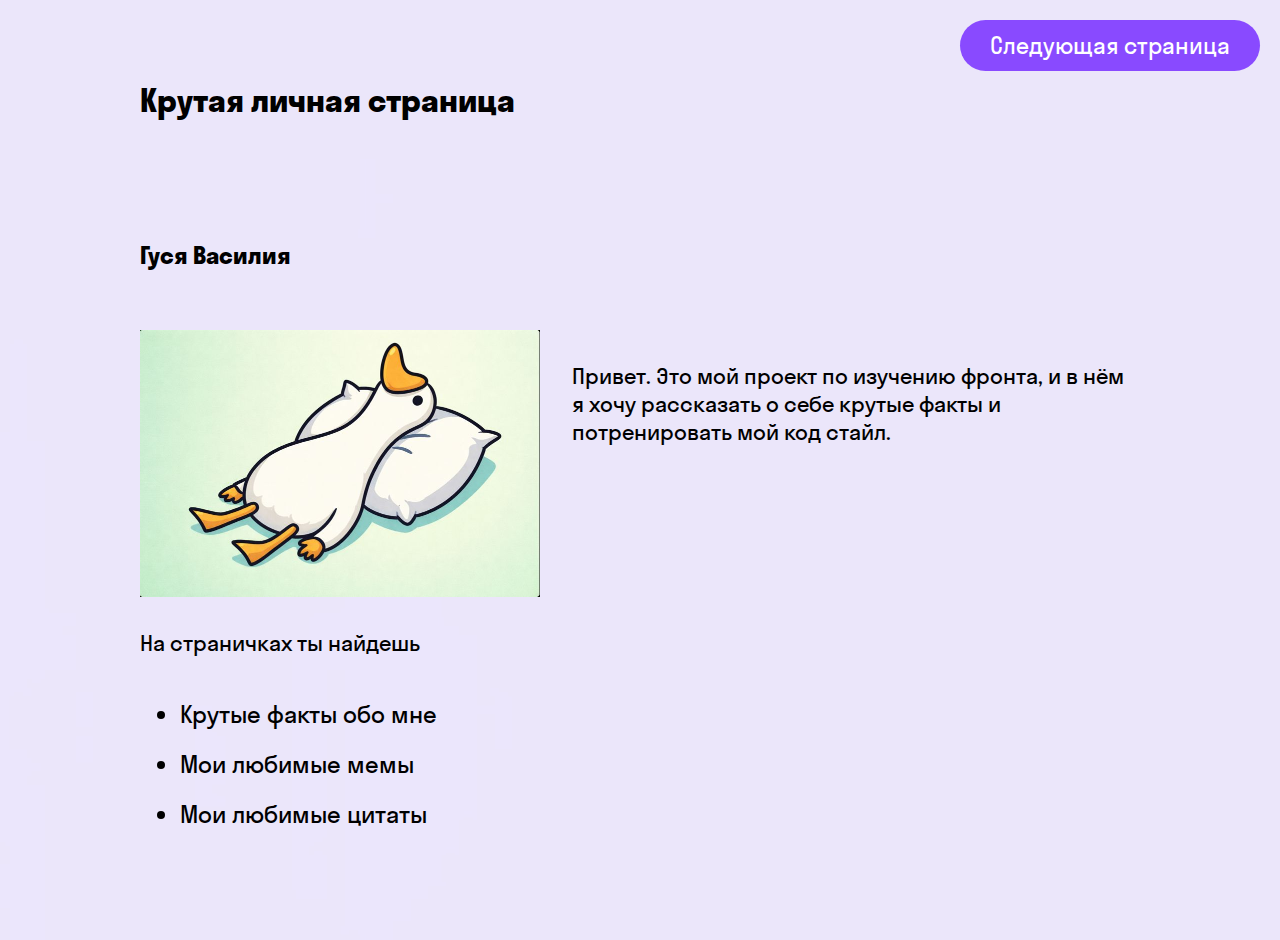
<file: index.html>
<!DOCTYPE html>
<html lang="en">
<head>
    <meta charset="UTF-8">
    <meta name="viewport" content="width=device-width, initial-scale=1.0">
    <title>My_personal_page</title>
    <link rel="stylesheet" href="./style.css">
</head>
<body>
    <div class="content center">
            <a href="./facts.html" class="next">Следующая страница</a>
        <h1>Крутая личная страница</h1>
        <h2>Гуся Василия</h2>
    <div class="in-one-line"><img src="./images/goose.jpeg" alt="Картинка Гуся" width="400"> 
    <p>Привет. Это мой проект по изучению фронта, и в нём я хочу рассказать о себе крутые факты и потренировать мой код стайл.</p>
    </div>
    <p>На страничках ты найдешь</p>
        <ul>
            <li>Крутые факты обо мне</li>
            <li>Мои любимые мемы</li>
            <li>Мои любимые цитаты</li>
        </ul>
        </div>
</body>
</html>
</file>
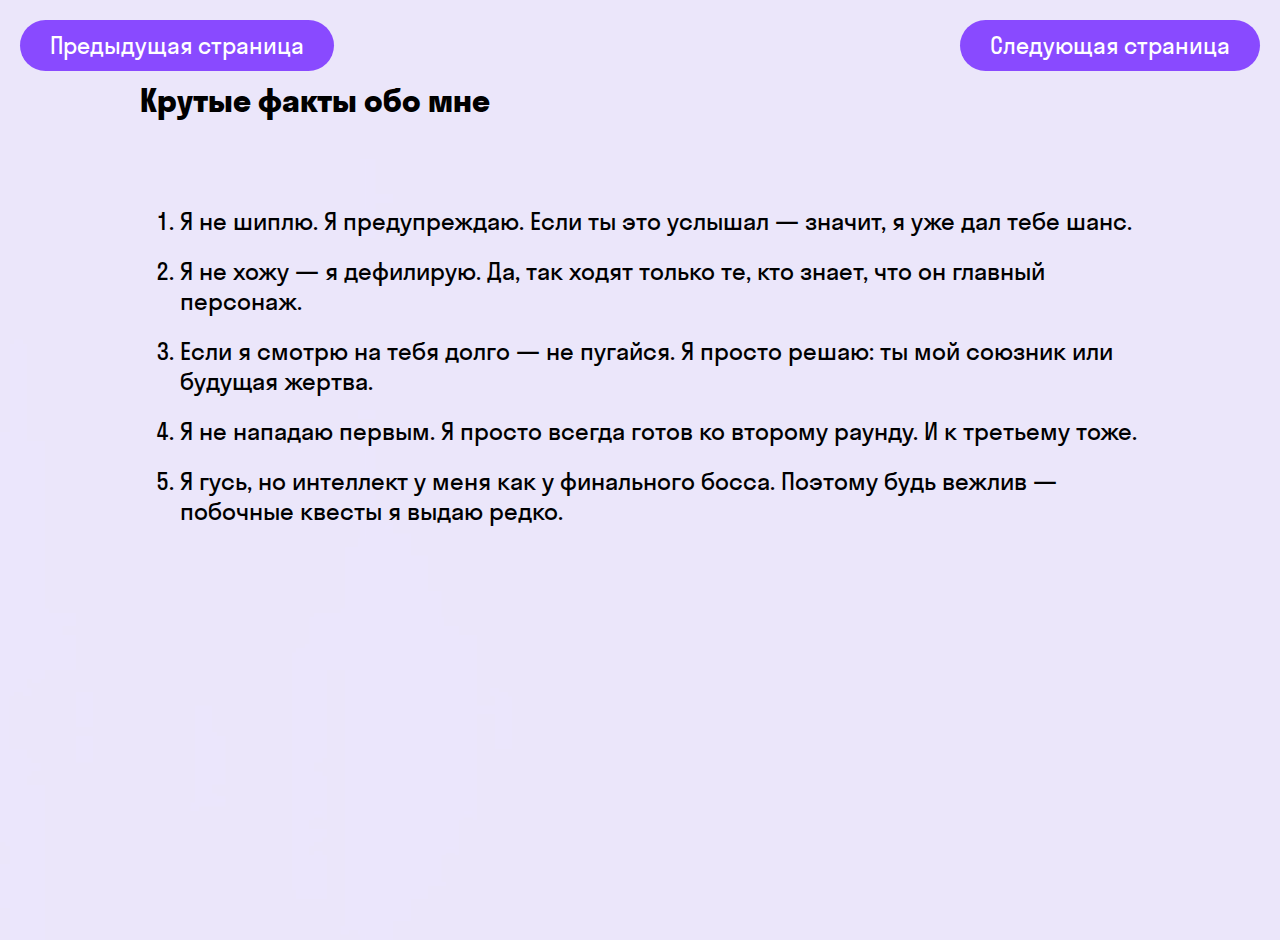
<file: facts.html>
<!DOCTYPE html>
<html lang="en">
<head>
    <meta charset="UTF-8">
    <meta name="viewport" content="width=device-width, initial-scale=1.0">
    <title>Document</title>
    <link rel="stylesheet" href="./style.css">
</head>
<body>
    <div class="content center">
        <a href="./index.html" class="past">Предыдущая страница</a>
    <a href="./memes.html" class="next">Следующая страница</a>
            <h1>Крутые факты обо мне</h1>
        <ol>
            <li>Я не шиплю. Я предупреждаю. Если ты это услышал — значит, я уже дал тебе шанс.</li>
            <li>Я не хожу — я дефилирую. Да, так ходят только те, кто знает, что он главный персонаж.</li>
            <li>Если я смотрю на тебя долго — не пугайся. Я просто решаю: ты мой союзник или будущая жертва.</li>
            <li>Я не нападаю первым. Я просто всегда готов ко второму раунду. И к третьему тоже.</li>
            <li>Я гусь, но интеллект у меня как у финального босса. Поэтому будь вежлив — побочные квесты я выдаю редко.</li>
        </ol>
            </div>
</body>
</html>
</file>
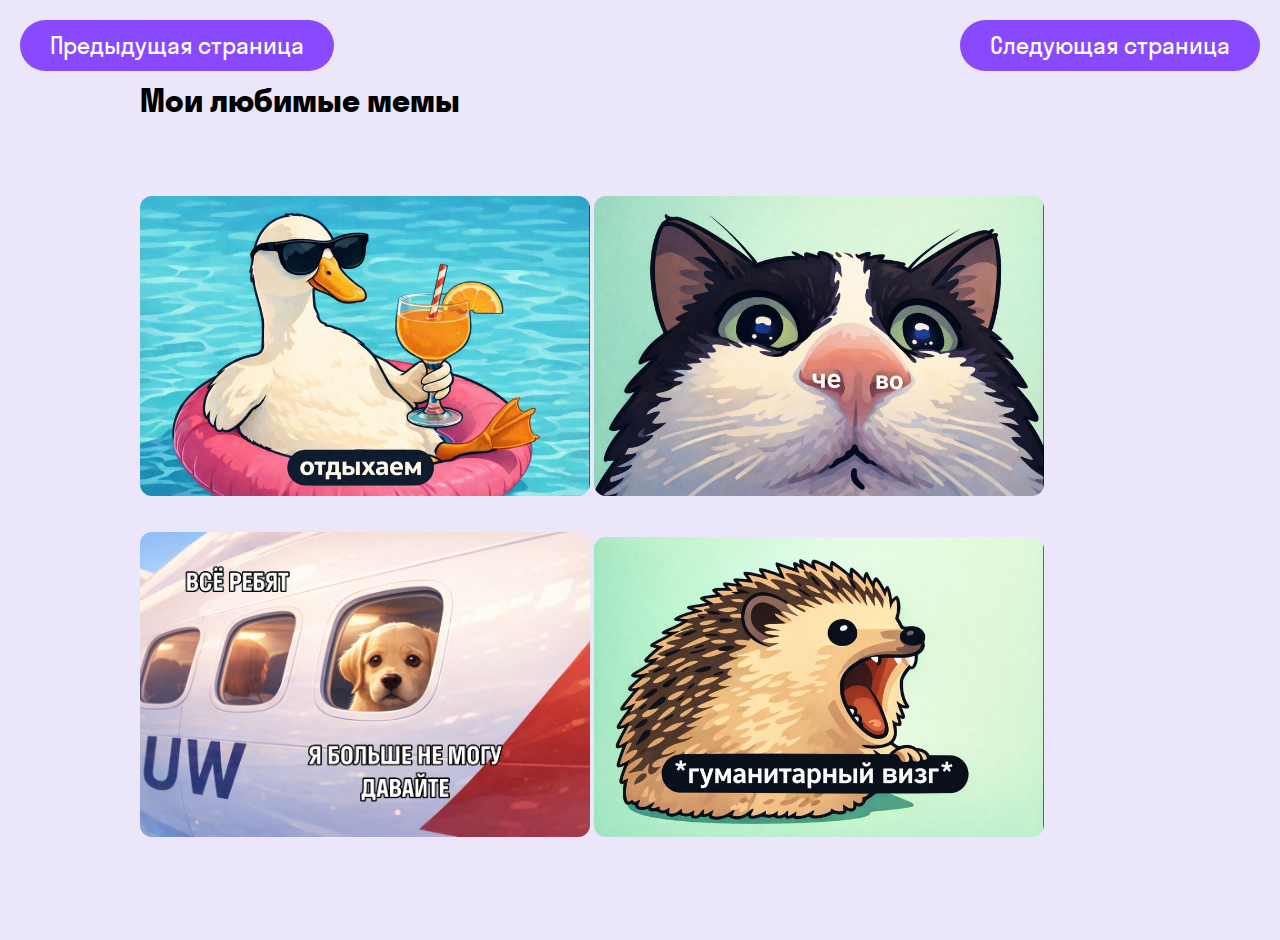
<file: memes.html>
<!DOCTYPE html>
<html lang="en">
<head>
    <meta charset="UTF-8">
    <meta name="viewport" content="width=device-width, initial-scale=1.0">
    <title>Document</title>
    <link rel="stylesheet" href="./style.css">
</head>
<body>
    <div class="content center">
            <h1>Мои любимые мемы</h1>
    <div class="gallery">
        <img src="./images/meme1.jpeg" class="left">
        <img src="./images/meme2.jpeg" alt="">
        <img src="./images/meme3.png" class="left">
        <img src="./images/meme4.jpeg" alt="">
        <a href="./facts.html" class="past">Предыдущая страница</a>
                <a href="./quotes.html" class="next">Следующая страница</a>
    </div>
    </div>
</body>
</html>
</file>
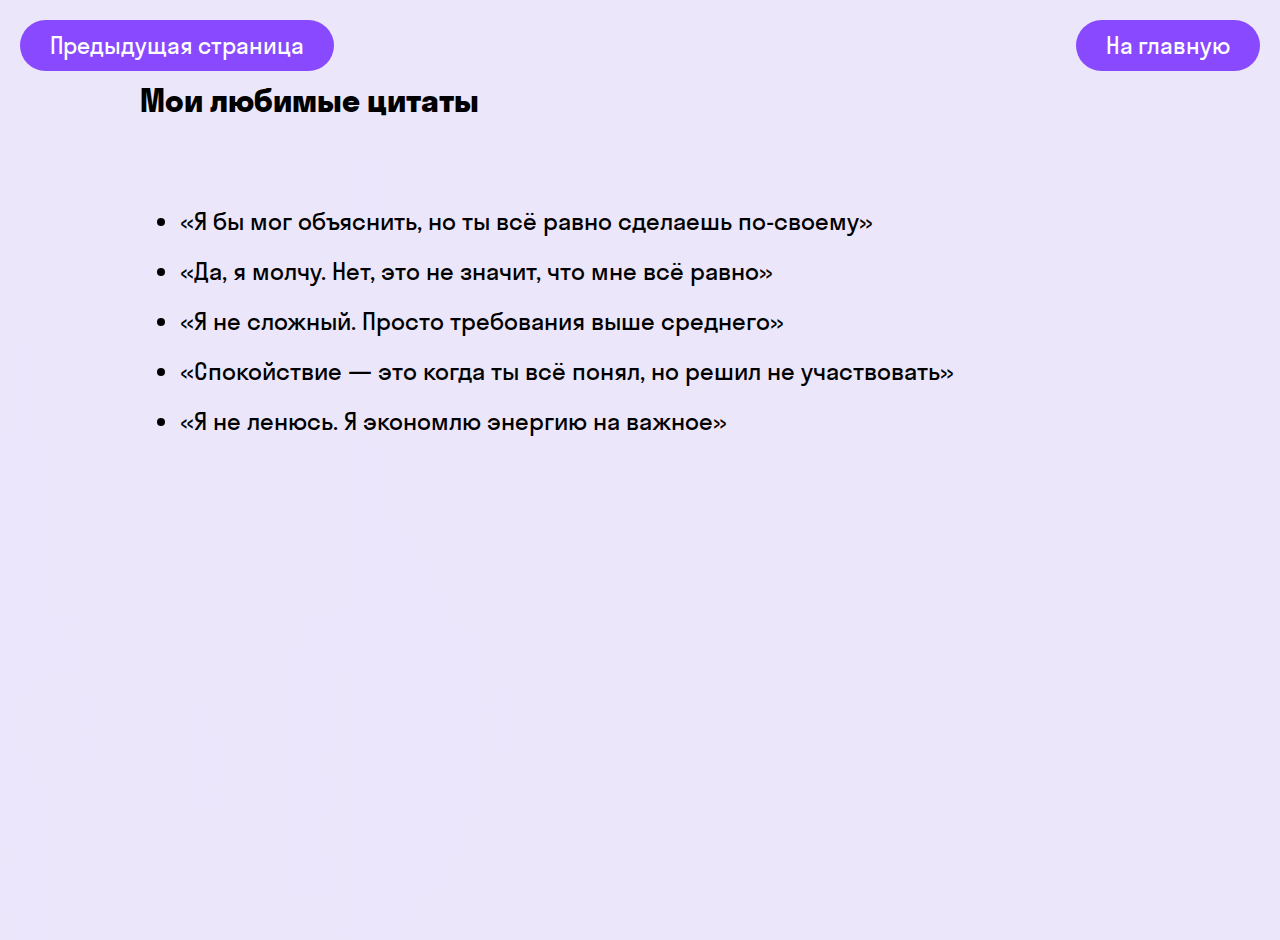
<file: quotes.html>
<!DOCTYPE html>
<html lang="en">
<head>
    <meta charset="UTF-8">
    <meta name="viewport" content="width=device-width, initial-scale=1.0">
    <title>Document</title>
    <link rel="stylesheet" href="./style.css">
</head>
<body>
    <div class="content center">
        <a href="./memes.html" class="past">Предыдущая страница</a>
        <a href="./index.html" class="next">На главную</a>
        <h1>Мои любимые цитаты</h1>
        <ul>
            <li>«Я бы мог объяснить, но ты всё равно сделаешь по-своему»</li>
            <li>«Да, я молчу. Нет, это не значит, что мне всё равно»</li>
            <li>«Я не сложный. Просто требования выше среднего»</li>
            <li>«Спокойствие — это когда ты всё понял, но решил не участвовать»</li>
            <li>«Я не ленюсь. Я экономлю энергию на важное»</li>
        </ul>
    </div>
</body>
</html>
</file>
<file: style.css>
@import url('fonts/main_font.css');

body {
     /* Сбрасывание стандартных стилей и добавление шрифтов */
        overflow: hidden;
    height: 100%;
    padding: 0;
    margin: 0;
    font-family: 'StratosSkyeng', sans-serif;
        background-image: url("./images/background.jpg");
}

.content {
        height: 100vh;
    background-image: url("./images/background.jpg");
    background-repeat: no-repeat;
    background-size: cover;
    background-position: center;

    padding: 20px;
margin: 0;
    position: relative;
}

.center {
    padding-left: calc(50% - 500px);
    padding-right: calc(50% - 500px);
}

 /* Класс для расположения элементов в 1 ряд */
.in-one-line { 
    display: flex;
     /* Отступ между элементами */
    gap: 32px
}

a {
    display: block;
    background-color: #894AFF;
    color: white;
    padding: 11px 30px;
    border-radius: 50px;
    text-decoration: none;
    font-size: 23px;
    position: absolute
}

.next {
    top: 20px;                      
    right: 20px;   
}

.past {
    top: 20px;                      
    left: 20px; 
}

.gallery img {
    width: 45%;
    border-radius: 12px;
    margin: 16px 0;
}


h1, h2 {
    margin: 0;  
    padding: 60px 0;
}

    p {
        font-size: 22px;
        padding: 10px 0;
    }

    li {
    font-size: 24px;
        padding: 10px 0;
    }
</file>
